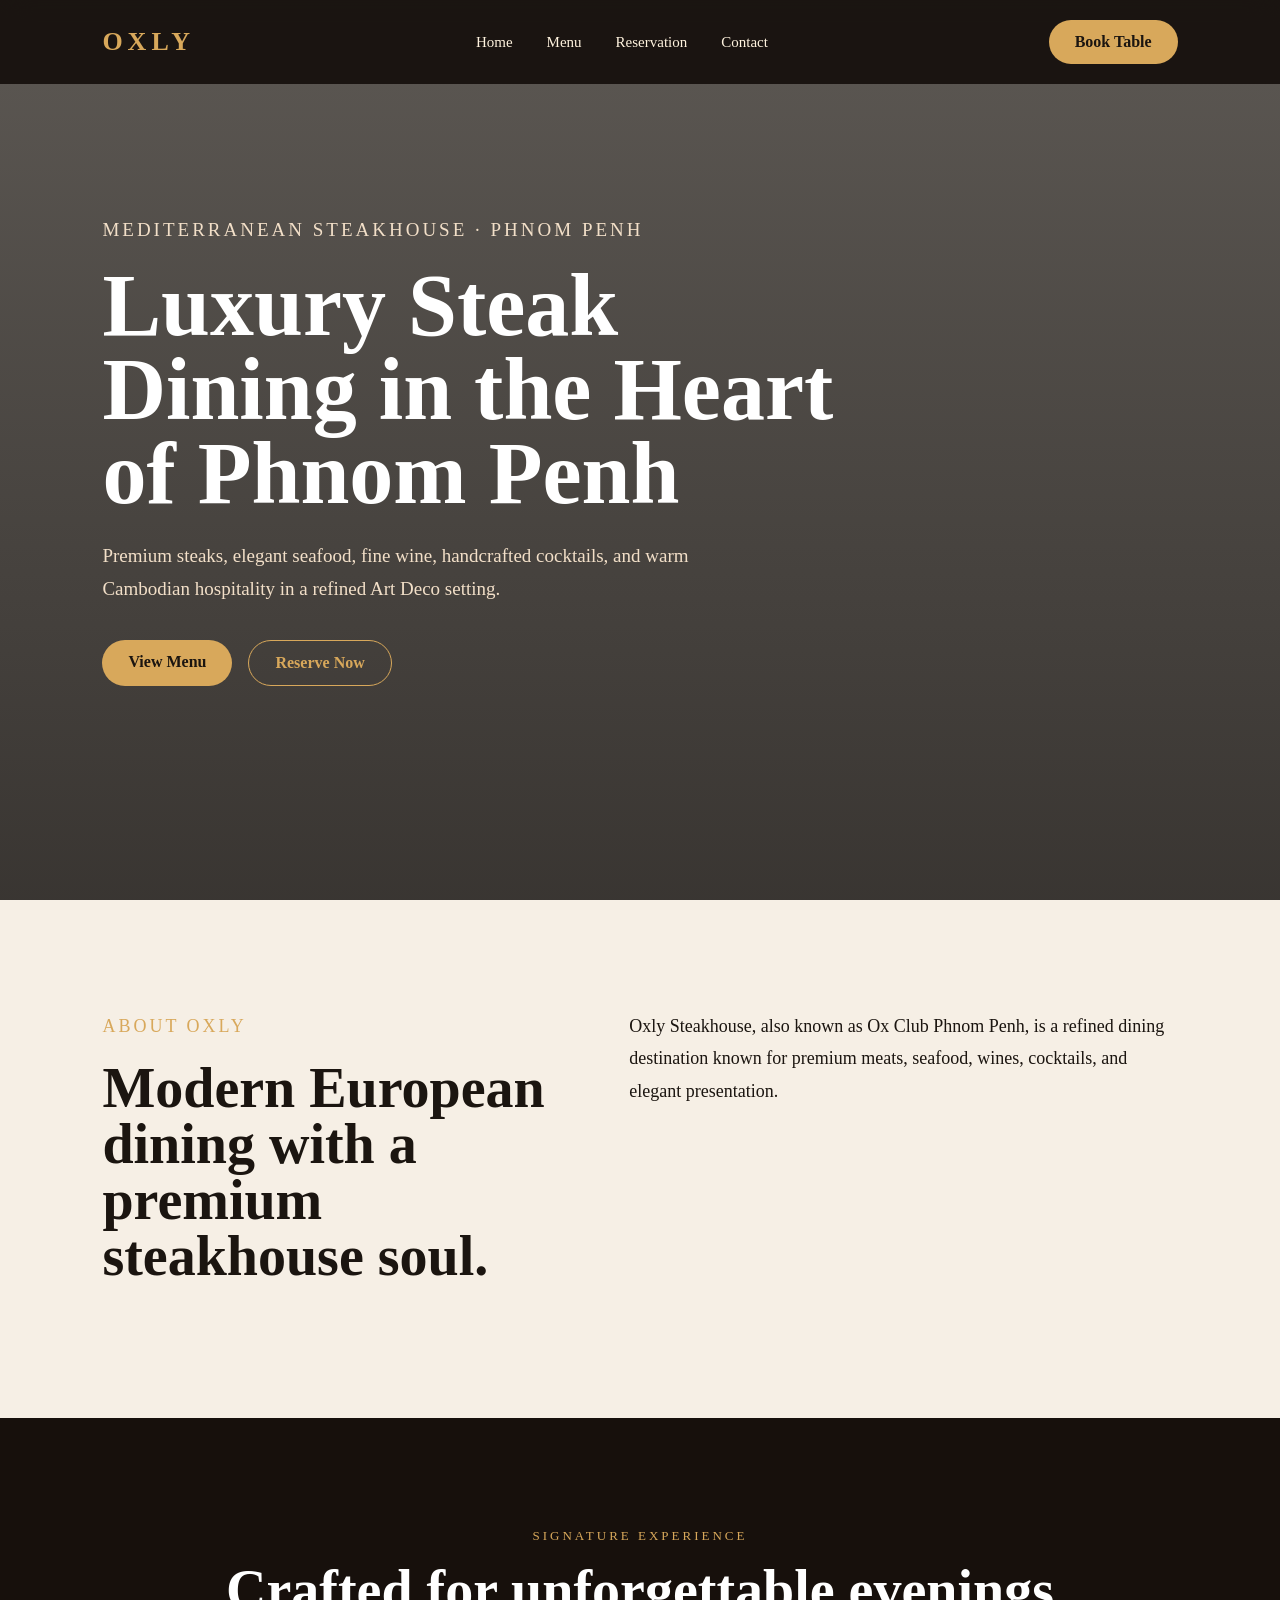
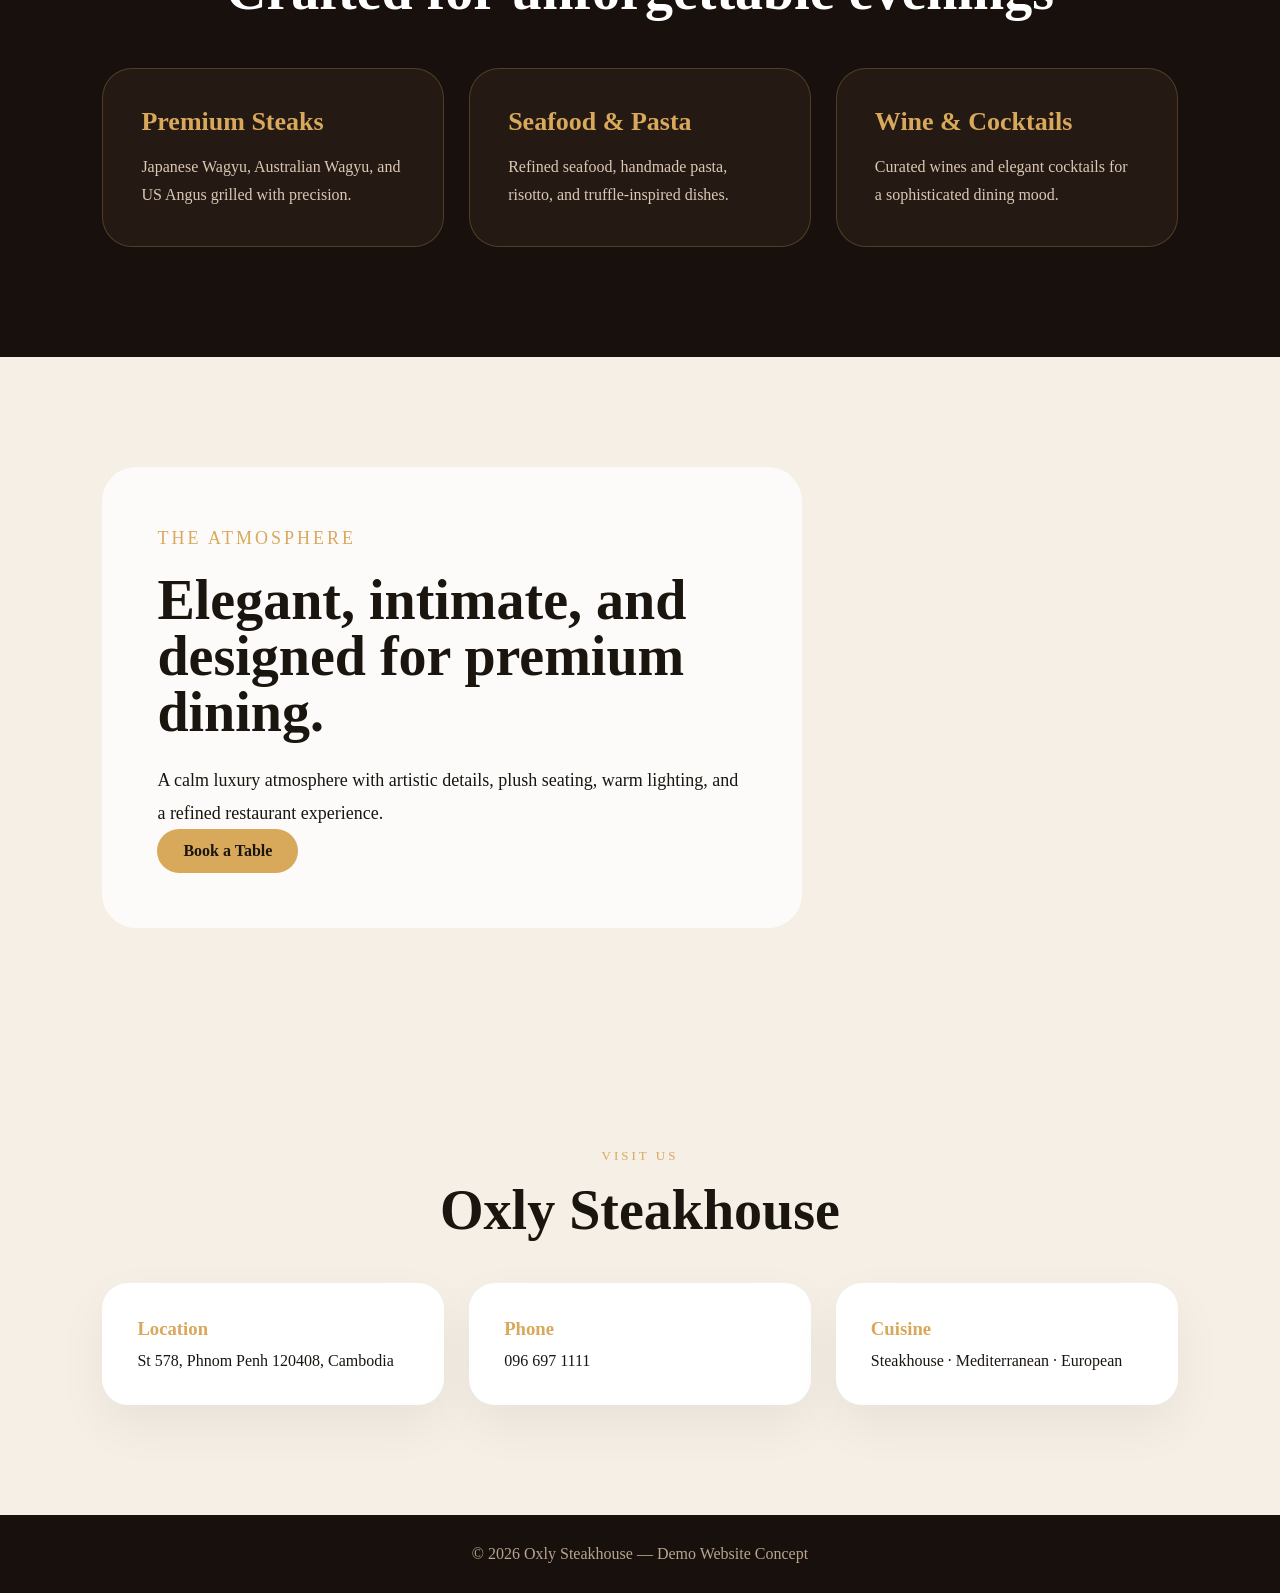
<file: index.html>
<!DOCTYPE html>
<html lang="en">
<head>
  <meta charset="UTF-8" />
  <meta name="viewport" content="width=device-width, initial-scale=1.0" />
  <title>Oxly Steakhouse | Phnom Penh</title>
  <link rel="stylesheet" href="style.css" />
</head>
<body>

<header class="navbar">
  <a href="index.html" class="logo">OXLY</a>

  <nav id="navMenu">
    <a href="index.html">Home</a>
    <a href="menu.html">Menu</a>
    <a href="reservation.html">Reservation</a>
    <a href="#contact">Contact</a>
  </nav>

  <a href="reservation.html" class="nav-btn">Book Table</a>
  <button class="menu-toggle" onclick="toggleMenu()">☰</button>
</header>

<section class="hero">
  <div class="hero-content fade-up">
    <p class="small-title">Mediterranean Steakhouse · Phnom Penh</p>
    <h1>Luxury Steak Dining in the Heart of Phnom Penh</h1>
    <p>
      Premium steaks, elegant seafood, fine wine, handcrafted cocktails,
      and warm Cambodian hospitality in a refined Art Deco setting.
    </p>

    <div class="hero-buttons">
      <a href="menu.html" class="btn">View Menu</a>
      <a href="reservation.html" class="btn outline">Reserve Now</a>
    </div>
  </div>
</section>

<section class="section intro">
  <div class="fade-up">
    <p class="small-title">About Oxly</p>
    <h2>Modern European dining with a premium steakhouse soul.</h2>
  </div>

  <div class="fade-up">
    <p>
      Oxly Steakhouse, also known as Ox Club Phnom Penh, is a refined dining
      destination known for premium meats, seafood, wines, cocktails, and
      elegant presentation.
    </p>
  </div>
</section>

<section class="section dark">
  <p class="small-title center">Signature Experience</p>
  <h2 class="center">Crafted for unforgettable evenings</h2>

  <div class="cards">
    <div class="card fade-up">
      <h3>Premium Steaks</h3>
      <p>Japanese Wagyu, Australian Wagyu, and US Angus grilled with precision.</p>
    </div>

    <div class="card fade-up">
      <h3>Seafood & Pasta</h3>
      <p>Refined seafood, handmade pasta, risotto, and truffle-inspired dishes.</p>
    </div>

    <div class="card fade-up">
      <h3>Wine & Cocktails</h3>
      <p>Curated wines and elegant cocktails for a sophisticated dining mood.</p>
    </div>
  </div>
</section>

<section class="section luxury">
  <div class="luxury-box fade-up">
    <p class="small-title">The Atmosphere</p>
    <h2>Elegant, intimate, and designed for premium dining.</h2>
    <p>
      A calm luxury atmosphere with artistic details, plush seating,
      warm lighting, and a refined restaurant experience.
    </p>
    <a href="reservation.html" class="btn">Book a Table</a>
  </div>
</section>

<section id="contact" class="section contact">
  <p class="small-title center">Visit Us</p>
  <h2 class="center">Oxly Steakhouse</h2>

  <div class="contact-grid">
    <div>
      <h3>Location</h3>
      <p>St 578, Phnom Penh 120408, Cambodia</p>
    </div>

    <div>
      <h3>Phone</h3>
      <p>096 697 1111</p>
    </div>

    <div>
      <h3>Cuisine</h3>
      <p>Steakhouse · Mediterranean · European</p>
    </div>
  </div>
</section>

<footer>
  <p>© 2026 Oxly Steakhouse — Demo Website Concept</p>
</footer>

<script src="script.js"></script>
</body>
</html>
</file>
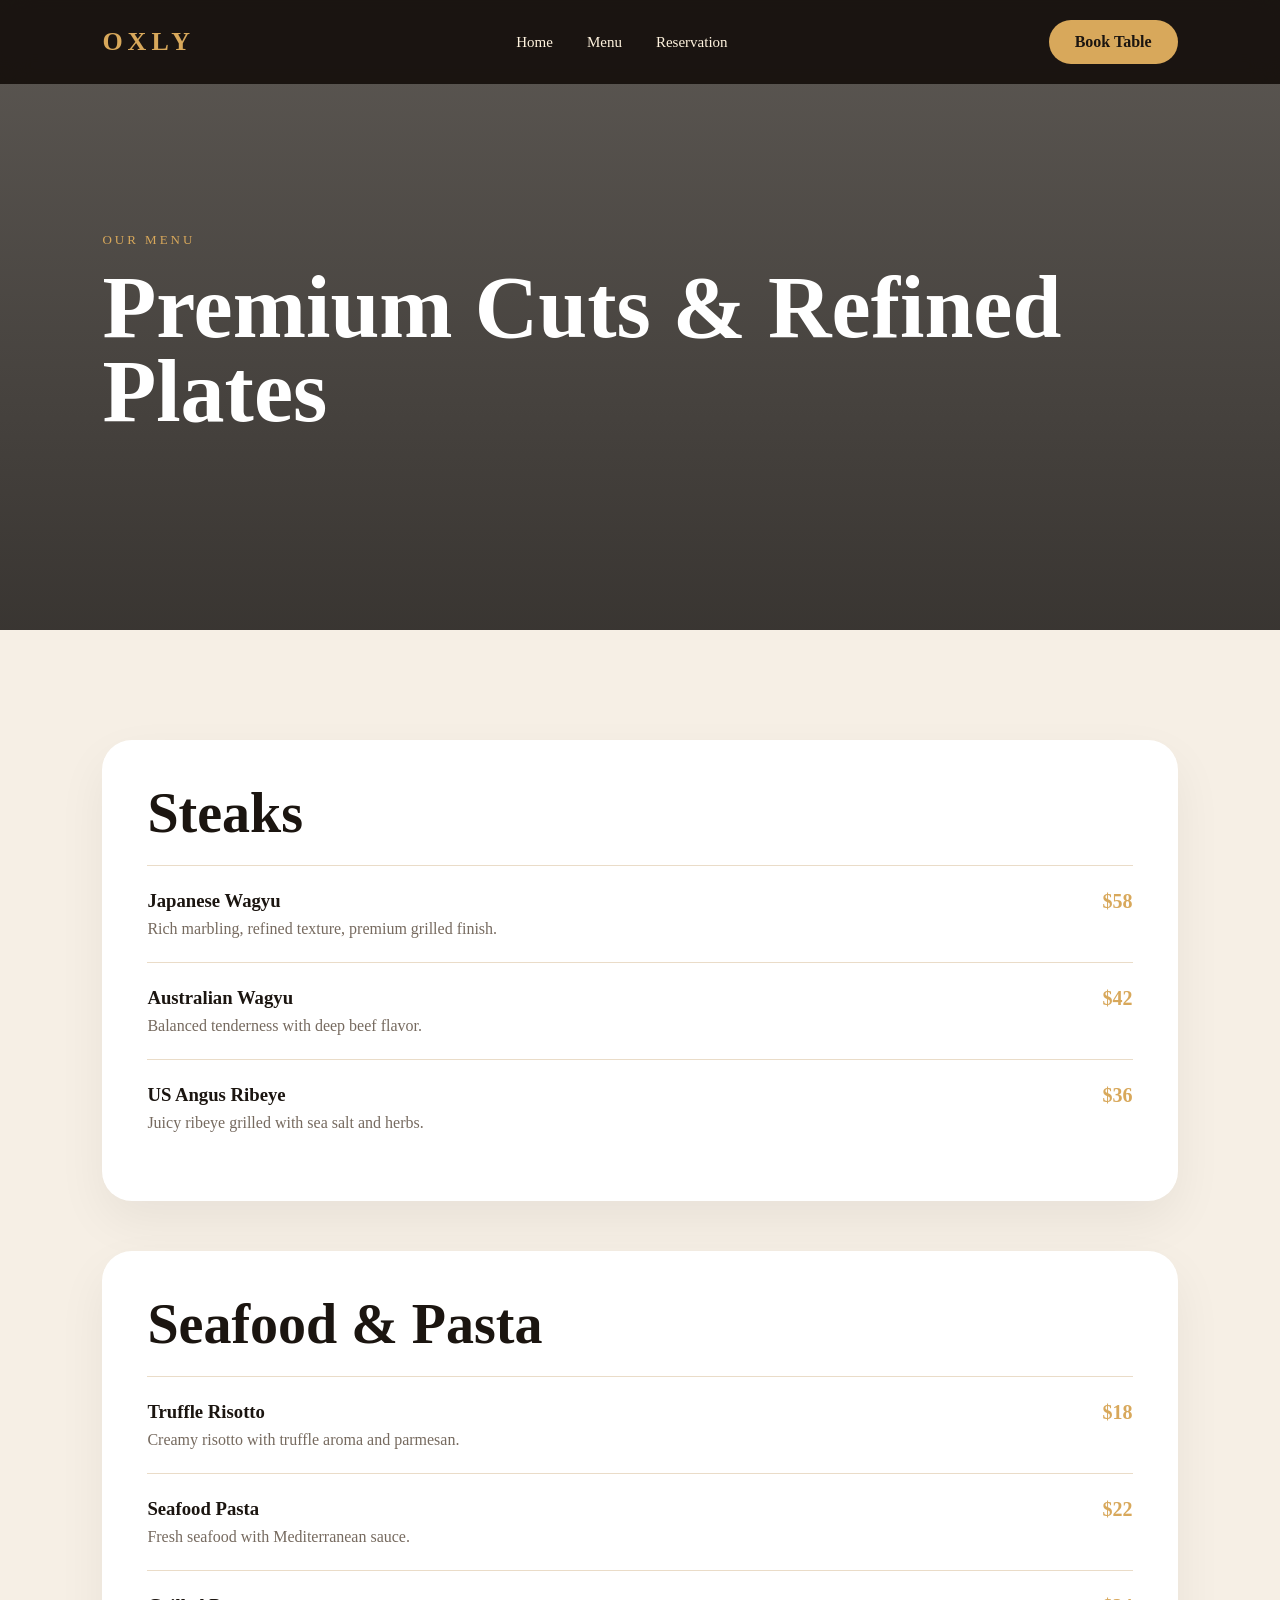
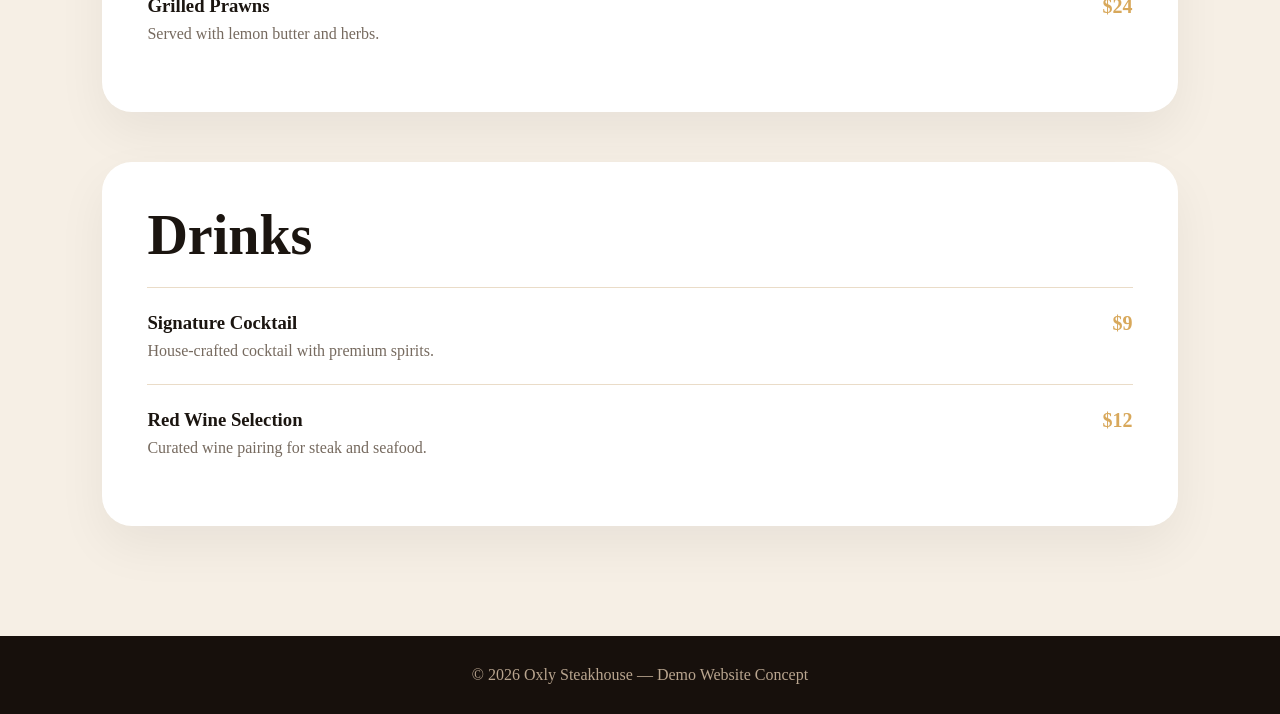
<file: menu.html>
<!DOCTYPE html>
<html lang="en">
<head>
  <meta charset="UTF-8" />
  <meta name="viewport" content="width=device-width, initial-scale=1.0" />
  <title>Menu | Oxly Steakhouse</title>
  <link rel="stylesheet" href="style.css" />
</head>
<body>

<header class="navbar">
  <a href="index.html" class="logo">OXLY</a>

  <nav id="navMenu">
    <a href="index.html">Home</a>
    <a href="menu.html">Menu</a>
    <a href="reservation.html">Reservation</a>
  </nav>

  <a href="reservation.html" class="nav-btn">Book Table</a>
  <button class="menu-toggle" onclick="toggleMenu()">☰</button>
</header>

<section class="page-hero menu-hero">
  <div class="fade-up">
    <p class="small-title">Our Menu</p>
    <h1>Premium Cuts & Refined Plates</h1>
  </div>
</section>

<section class="section menu-section">
  <div class="menu-category fade-up">
    <h2>Steaks</h2>

    <div class="menu-item">
      <div>
        <h3>Japanese Wagyu</h3>
        <p>Rich marbling, refined texture, premium grilled finish.</p>
      </div>
      <span>$58</span>
    </div>

    <div class="menu-item">
      <div>
        <h3>Australian Wagyu</h3>
        <p>Balanced tenderness with deep beef flavor.</p>
      </div>
      <span>$42</span>
    </div>

    <div class="menu-item">
      <div>
        <h3>US Angus Ribeye</h3>
        <p>Juicy ribeye grilled with sea salt and herbs.</p>
      </div>
      <span>$36</span>
    </div>
  </div>

  <div class="menu-category fade-up">
    <h2>Seafood & Pasta</h2>

    <div class="menu-item">
      <div>
        <h3>Truffle Risotto</h3>
        <p>Creamy risotto with truffle aroma and parmesan.</p>
      </div>
      <span>$18</span>
    </div>

    <div class="menu-item">
      <div>
        <h3>Seafood Pasta</h3>
        <p>Fresh seafood with Mediterranean sauce.</p>
      </div>
      <span>$22</span>
    </div>

    <div class="menu-item">
      <div>
        <h3>Grilled Prawns</h3>
        <p>Served with lemon butter and herbs.</p>
      </div>
      <span>$24</span>
    </div>
  </div>

  <div class="menu-category fade-up">
    <h2>Drinks</h2>

    <div class="menu-item">
      <div>
        <h3>Signature Cocktail</h3>
        <p>House-crafted cocktail with premium spirits.</p>
      </div>
      <span>$9</span>
    </div>

    <div class="menu-item">
      <div>
        <h3>Red Wine Selection</h3>
        <p>Curated wine pairing for steak and seafood.</p>
      </div>
      <span>$12</span>
    </div>
  </div>
</section>

<footer>
  <p>© 2026 Oxly Steakhouse — Demo Website Concept</p>
</footer>

<script src="script.js"></script>
</body>
</html>
</file>
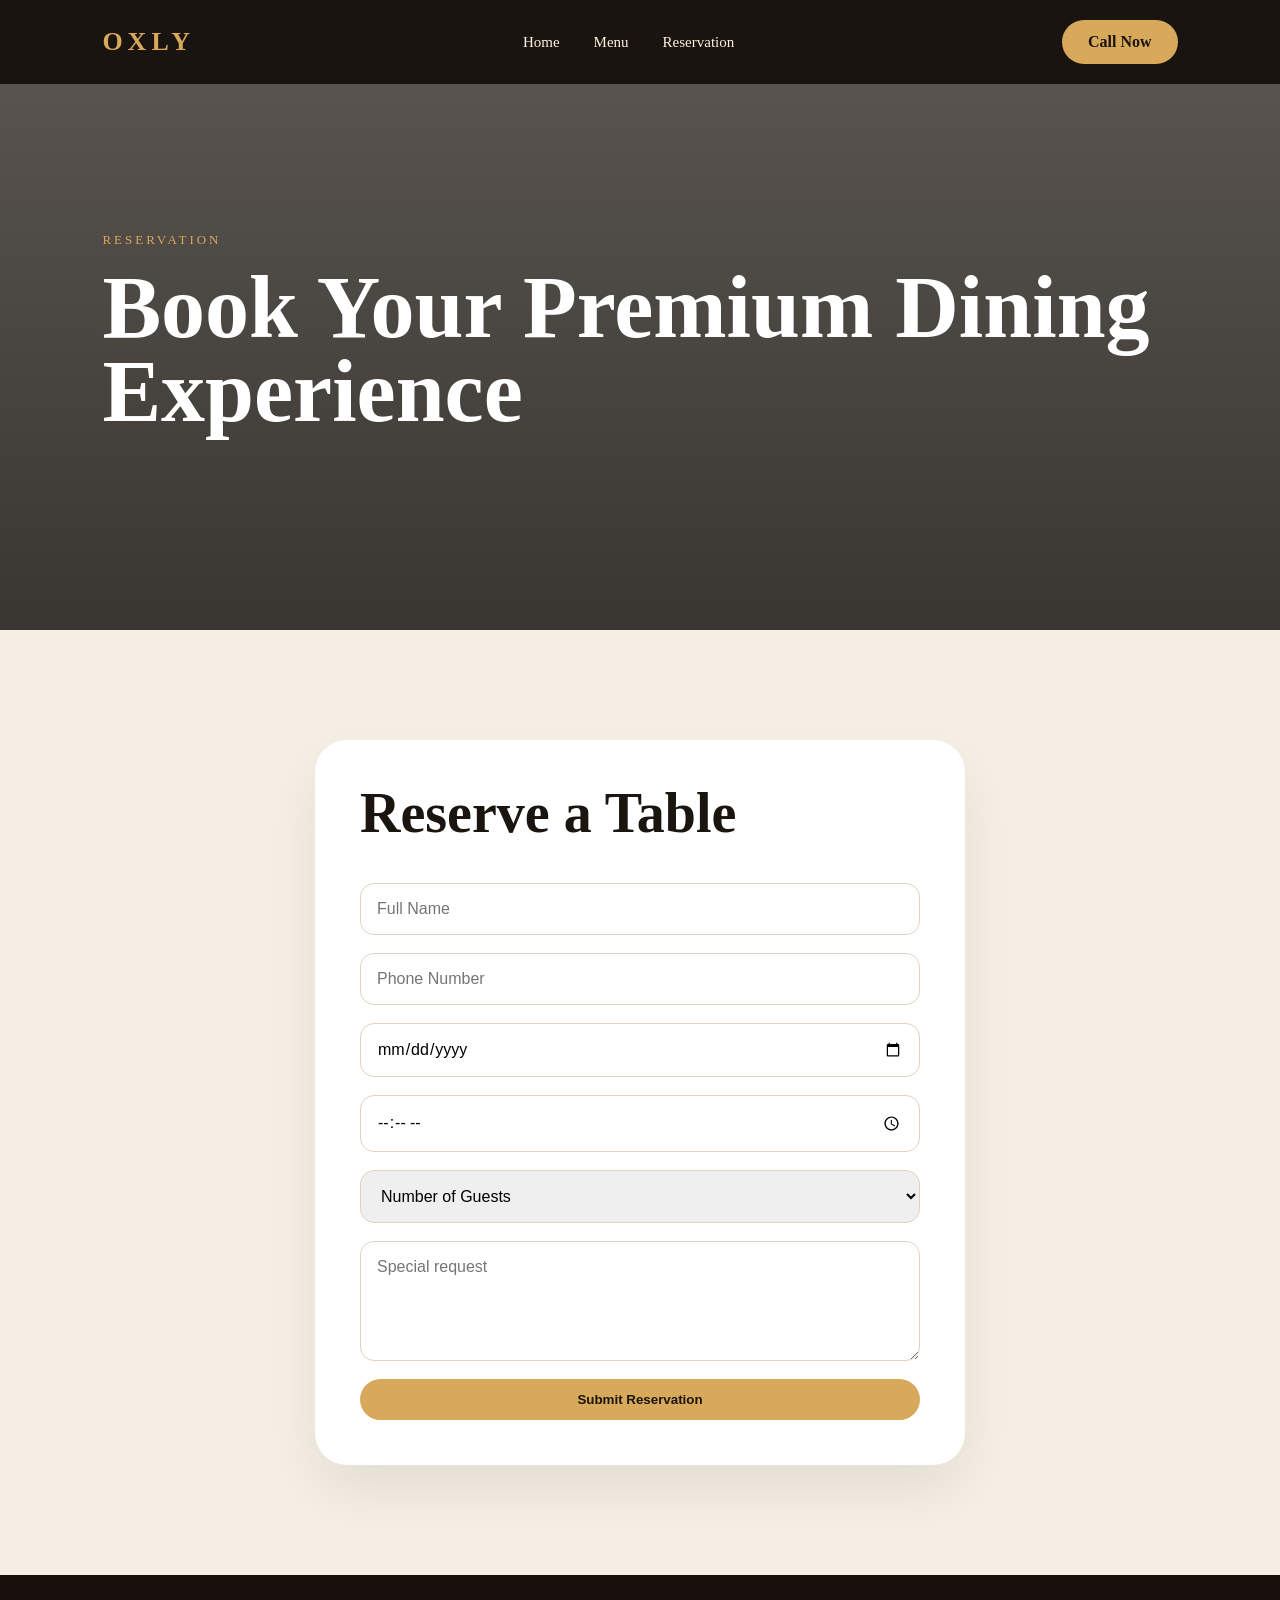
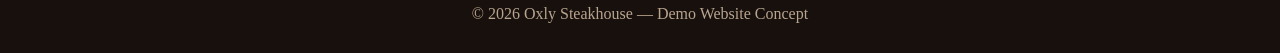
<file: reservation.html>
<!DOCTYPE html>
<html lang="en">
<head>
  <meta charset="UTF-8" />
  <meta name="viewport" content="width=device-width, initial-scale=1.0" />
  <title>Reservation | Oxly Steakhouse</title>
  <link rel="stylesheet" href="style.css" />
</head>
<body>

<header class="navbar">
  <a href="index.html" class="logo">OXLY</a>

  <nav id="navMenu">
    <a href="index.html">Home</a>
    <a href="menu.html">Menu</a>
    <a href="reservation.html">Reservation</a>
  </nav>

  <a href="tel:0966971111" class="nav-btn">Call Now</a>
  <button class="menu-toggle" onclick="toggleMenu()">☰</button>
</header>

<section class="page-hero reservation-hero">
  <div class="fade-up">
    <p class="small-title">Reservation</p>
    <h1>Book Your Premium Dining Experience</h1>
  </div>
</section>

<section class="section reservation-section">
  <form class="reservation-form fade-up">
    <h2>Reserve a Table</h2>

    <input type="text" placeholder="Full Name" required />
    <input type="tel" placeholder="Phone Number" required />
    <input type="date" required />
    <input type="time" required />

    <select required>
      <option value="">Number of Guests</option>
      <option>1 Guest</option>
      <option>2 Guests</option>
      <option>3 Guests</option>
      <option>4 Guests</option>
      <option>5+ Guests</option>
    </select>

    <textarea placeholder="Special request"></textarea>

    <button type="submit" class="btn">Submit Reservation</button>
  </form>
</section>

<footer>
  <p>© 2026 Oxly Steakhouse — Demo Website Concept</p>
</footer>

<script src="script.js"></script>
</body>
</html>
</file>
<file: style.css>
* {
  margin: 0;
  padding: 0;
  box-sizing: border-box;
}

body {
  background: #f6efe5;
  color: #1b1510;
  font-family: Georgia, serif;
}

.navbar {
  position: fixed;
  top: 0;
  width: 100%;
  padding: 20px 8%;
  background: rgba(18, 12, 8, 0.88);
  backdrop-filter: blur(14px);
  display: flex;
  align-items: center;
  justify-content: space-between;
  z-index: 100;
}

.logo {
  color: #d8a85b;
  font-size: 26px;
  letter-spacing: 5px;
  text-decoration: none;
  font-weight: bold;
}

nav a {
  color: #fff3df;
  text-decoration: none;
  margin: 0 15px;
  font-size: 15px;
}

.nav-btn,
.btn {
  background: #d8a85b;
  color: #1b1510;
  padding: 13px 26px;
  border-radius: 40px;
  text-decoration: none;
  border: none;
  cursor: pointer;
  font-weight: bold;
  display: inline-block;
  transition: 0.3s;
}

.btn:hover,
.nav-btn:hover {
  transform: translateY(-3px);
  box-shadow: 0 10px 30px rgba(216, 168, 91, 0.35);
}

.outline {
  background: transparent;
  border: 1px solid #d8a85b;
  color: #d8a85b;
}

.menu-toggle {
  display: none;
  background: none;
  color: white;
  font-size: 28px;
  border: none;
}

.hero {
  min-height: 100vh;
  background:
    linear-gradient(rgba(10, 7, 5, 0.65), rgba(10, 7, 5, 0.8)),
    url("https://images.unsplash.com/photo-1558030006-450675393462?auto=format&fit=crop&w=1600&q=80");
  background-size: cover;
  background-position: center;
  color: white;
  display: flex;
  align-items: center;
  padding: 0 8%;
}

.hero-content {
  max-width: 760px;
}

.small-title {
  color: #d8a85b;
  text-transform: uppercase;
  letter-spacing: 3px;
  font-size: 13px;
  margin-bottom: 18px;
}

h1 {
  font-size: clamp(45px, 7vw, 88px);
  line-height: 0.95;
  margin-bottom: 25px;
}

h2 {
  font-size: clamp(32px, 5vw, 56px);
  line-height: 1;
  margin-bottom: 24px;
}

.hero p {
  font-size: 19px;
  line-height: 1.7;
  max-width: 620px;
  color: #f2dfc8;
}

.hero-buttons {
  display: flex;
  gap: 16px;
  margin-top: 35px;
}

.section {
  padding: 110px 8%;
}

.intro {
  display: grid;
  grid-template-columns: 1fr 1.2fr;
  gap: 70px;
}

.intro p,
.luxury-box p {
  font-size: 18px;
  line-height: 1.8;
}

.dark {
  background: #17100c;
  color: white;
}

.center {
  text-align: center;
}

.cards {
  margin-top: 50px;
  display: grid;
  grid-template-columns: repeat(3, 1fr);
  gap: 25px;
}

.card {
  background: #251914;
  padding: 38px;
  border-radius: 30px;
  border: 1px solid rgba(216, 168, 91, 0.25);
  transition: 0.35s;
}

.card:hover {
  transform: translateY(-12px);
  border-color: #d8a85b;
}

.card h3 {
  color: #d8a85b;
  font-size: 26px;
  margin-bottom: 16px;
}

.card p {
  color: #d9c8b4;
  line-height: 1.7;
}

.luxury {
  background:
    linear-gradient(rgba(246, 239, 229, 0.88), rgba(246, 239, 229, 0.88)),
    url("https://images.unsplash.com/photo-1414235077428-338989a2e8c0?auto=format&fit=crop&w=1600&q=80");
  background-size: cover;
  background-position: center;
}

.luxury-box {
  background: rgba(255,255,255,0.75);
  backdrop-filter: blur(12px);
  padding: 55px;
  border-radius: 34px;
  max-width: 700px;
}

.contact-grid {
  margin-top: 45px;
  display: grid;
  grid-template-columns: repeat(3, 1fr);
  gap: 25px;
}

.contact-grid div {
  background: white;
  padding: 35px;
  border-radius: 26px;
  box-shadow: 0 20px 50px rgba(0,0,0,0.06);
}

.contact-grid h3 {
  color: #d8a85b;
  margin-bottom: 12px;
}

.page-hero {
  min-height: 70vh;
  padding: 140px 8% 80px;
  color: white;
  display: flex;
  align-items: center;
  background-size: cover;
  background-position: center;
}

.menu-hero {
  background:
    linear-gradient(rgba(10,7,5,0.65), rgba(10,7,5,0.8)),
    url("https://images.unsplash.com/photo-1600891964092-4316c288032e?auto=format&fit=crop&w=1600&q=80");
}

.reservation-hero {
  background:
    linear-gradient(rgba(10,7,5,0.65), rgba(10,7,5,0.8)),
    url("https://images.unsplash.com/photo-1551218808-94e220e084d2?auto=format&fit=crop&w=1600&q=80");
}

.menu-section {
  display: grid;
  gap: 50px;
}

.menu-category {
  background: white;
  padding: 45px;
  border-radius: 30px;
  box-shadow: 0 20px 50px rgba(0,0,0,0.06);
}

.menu-item {
  border-top: 1px solid #eadcc8;
  padding: 24px 0;
  display: flex;
  justify-content: space-between;
  gap: 20px;
}

.menu-item h3 {
  color: #1b1510;
  margin-bottom: 8px;
}

.menu-item p {
  color: #766a5f;
}

.menu-item span {
  color: #d8a85b;
  font-weight: bold;
  font-size: 20px;
}

.reservation-section {
  display: flex;
  justify-content: center;
}

.reservation-form {
  background: white;
  width: 100%;
  max-width: 650px;
  padding: 45px;
  border-radius: 32px;
  box-shadow: 0 25px 60px rgba(0,0,0,0.08);
  display: grid;
  gap: 18px;
}

.reservation-form input,
.reservation-form select,
.reservation-form textarea {
  padding: 16px;
  border: 1px solid #e4d2bc;
  border-radius: 14px;
  font-size: 16px;
  font-family: Arial, sans-serif;
}

.reservation-form textarea {
  height: 120px;
}

footer {
  background: #17100c;
  color: #b9a58f;
  text-align: center;
  padding: 30px;
}

.fade-up {
  opacity: 0;
  transform: translateY(35px);
  animation: fadeUp 1s ease forwards;
}

@keyframes fadeUp {
  to {
    opacity: 1;
    transform: translateY(0);
  }
}

@media (max-width: 900px) {
  nav {
    position: absolute;
    top: 75px;
    right: 8%;
    background: #17100c;
    padding: 25px;
    border-radius: 20px;
    display: none;
    flex-direction: column;
    gap: 18px;
  }

  nav.active {
    display: flex;
  }

  nav a {
    margin: 0;
  }

  .menu-toggle {
    display: block;
  }

  .nav-btn {
    display: none;
  }

  .intro,
  .cards,
  .contact-grid {
    grid-template-columns: 1fr;
  }

  .hero-buttons {
    flex-direction: column;
    align-items: flex-start;
  }

  .section {
    padding: 80px 6%;
  }

  .luxury-box,
  .menu-category,
  .reservation-form {
    padding: 30px;
  }

  .menu-item {
    flex-direction: column;
  }
}
</file>
